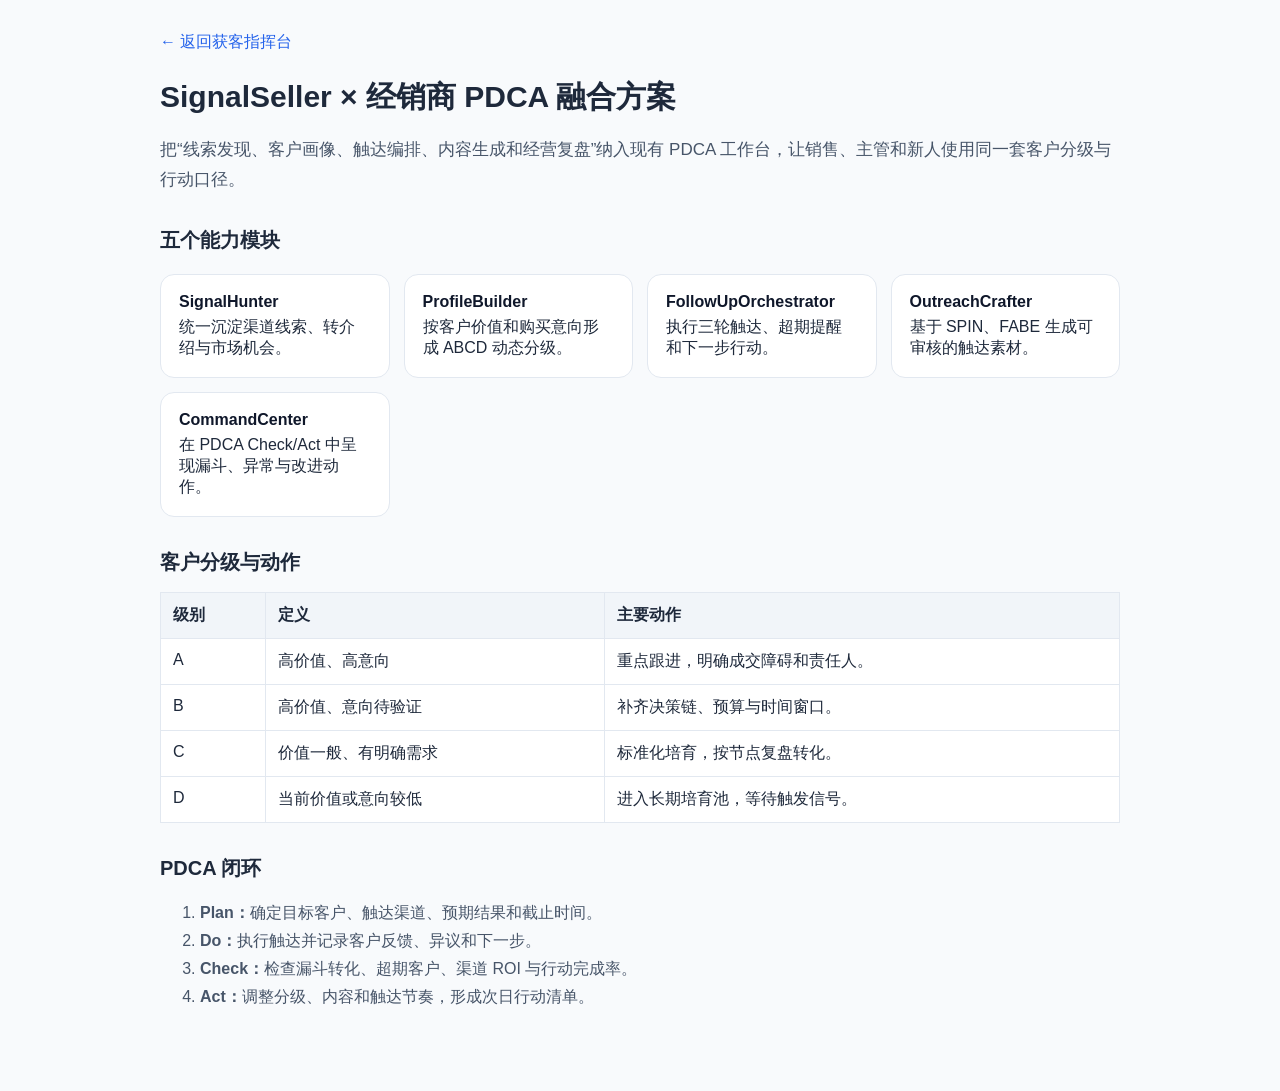
<file: data_platform/data_role_pdca_mvp/modules/signalseller_center/integration.html>
<!doctype html>
<html lang="zh-CN">
<head>
  <meta charset="utf-8" />
  <meta name="viewport" content="width=device-width,initial-scale=1" />
  <title>SignalSeller × 经销商 PDCA 融合方案</title>
  <style>
    :root{color-scheme:light;font-family:Inter,"PingFang SC","Microsoft YaHei",sans-serif;color:#1e293b;background:#f8fafc}
    body{margin:0}.wrap{max-width:960px;margin:0 auto;padding:32px 20px 64px}.back{color:#2563eb;text-decoration:none}
    h1{font-size:30px;margin:24px 0 8px}h2{margin-top:32px;font-size:20px}p,li{line-height:1.75;color:#475569}
    .lead{font-size:17px}.grid{display:grid;grid-template-columns:repeat(auto-fit,minmax(220px,1fr));gap:14px;margin:20px 0}
    .card{background:white;border:1px solid #e2e8f0;border-radius:14px;padding:18px}.card strong{display:block;margin-bottom:6px;color:#0f172a}
    table{width:100%;border-collapse:collapse;background:white}th,td{padding:12px;border:1px solid #e2e8f0;text-align:left;vertical-align:top}th{background:#f1f5f9}
  </style>
</head>
<body><main class="wrap">
  <a class="back" href="/signalseller-center/">← 返回获客指挥台</a>
  <h1>SignalSeller × 经销商 PDCA 融合方案</h1>
  <p class="lead">把“线索发现、客户画像、触达编排、内容生成和经营复盘”纳入现有 PDCA 工作台，让销售、主管和新人使用同一套客户分级与行动口径。</p>

  <h2>五个能力模块</h2>
  <div class="grid">
    <div class="card"><strong>SignalHunter</strong><span>统一沉淀渠道线索、转介绍与市场机会。</span></div>
    <div class="card"><strong>ProfileBuilder</strong><span>按客户价值和购买意向形成 ABCD 动态分级。</span></div>
    <div class="card"><strong>FollowUpOrchestrator</strong><span>执行三轮触达、超期提醒和下一步行动。</span></div>
    <div class="card"><strong>OutreachCrafter</strong><span>基于 SPIN、FABE 生成可审核的触达素材。</span></div>
    <div class="card"><strong>CommandCenter</strong><span>在 PDCA Check/Act 中呈现漏斗、异常与改进动作。</span></div>
  </div>

  <h2>客户分级与动作</h2>
  <table><thead><tr><th>级别</th><th>定义</th><th>主要动作</th></tr></thead><tbody>
    <tr><td>A</td><td>高价值、高意向</td><td>重点跟进，明确成交障碍和责任人。</td></tr>
    <tr><td>B</td><td>高价值、意向待验证</td><td>补齐决策链、预算与时间窗口。</td></tr>
    <tr><td>C</td><td>价值一般、有明确需求</td><td>标准化培育，按节点复盘转化。</td></tr>
    <tr><td>D</td><td>当前价值或意向较低</td><td>进入长期培育池，等待触发信号。</td></tr>
  </tbody></table>

  <h2>PDCA 闭环</h2>
  <ol>
    <li><strong>Plan：</strong>确定目标客户、触达渠道、预期结果和截止时间。</li>
    <li><strong>Do：</strong>执行触达并记录客户反馈、异议和下一步。</li>
    <li><strong>Check：</strong>检查漏斗转化、超期客户、渠道 ROI 与行动完成率。</li>
    <li><strong>Act：</strong>调整分级、内容和触达节奏，形成次日行动清单。</li>
  </ol>
</main></body>
</html>
</file>
